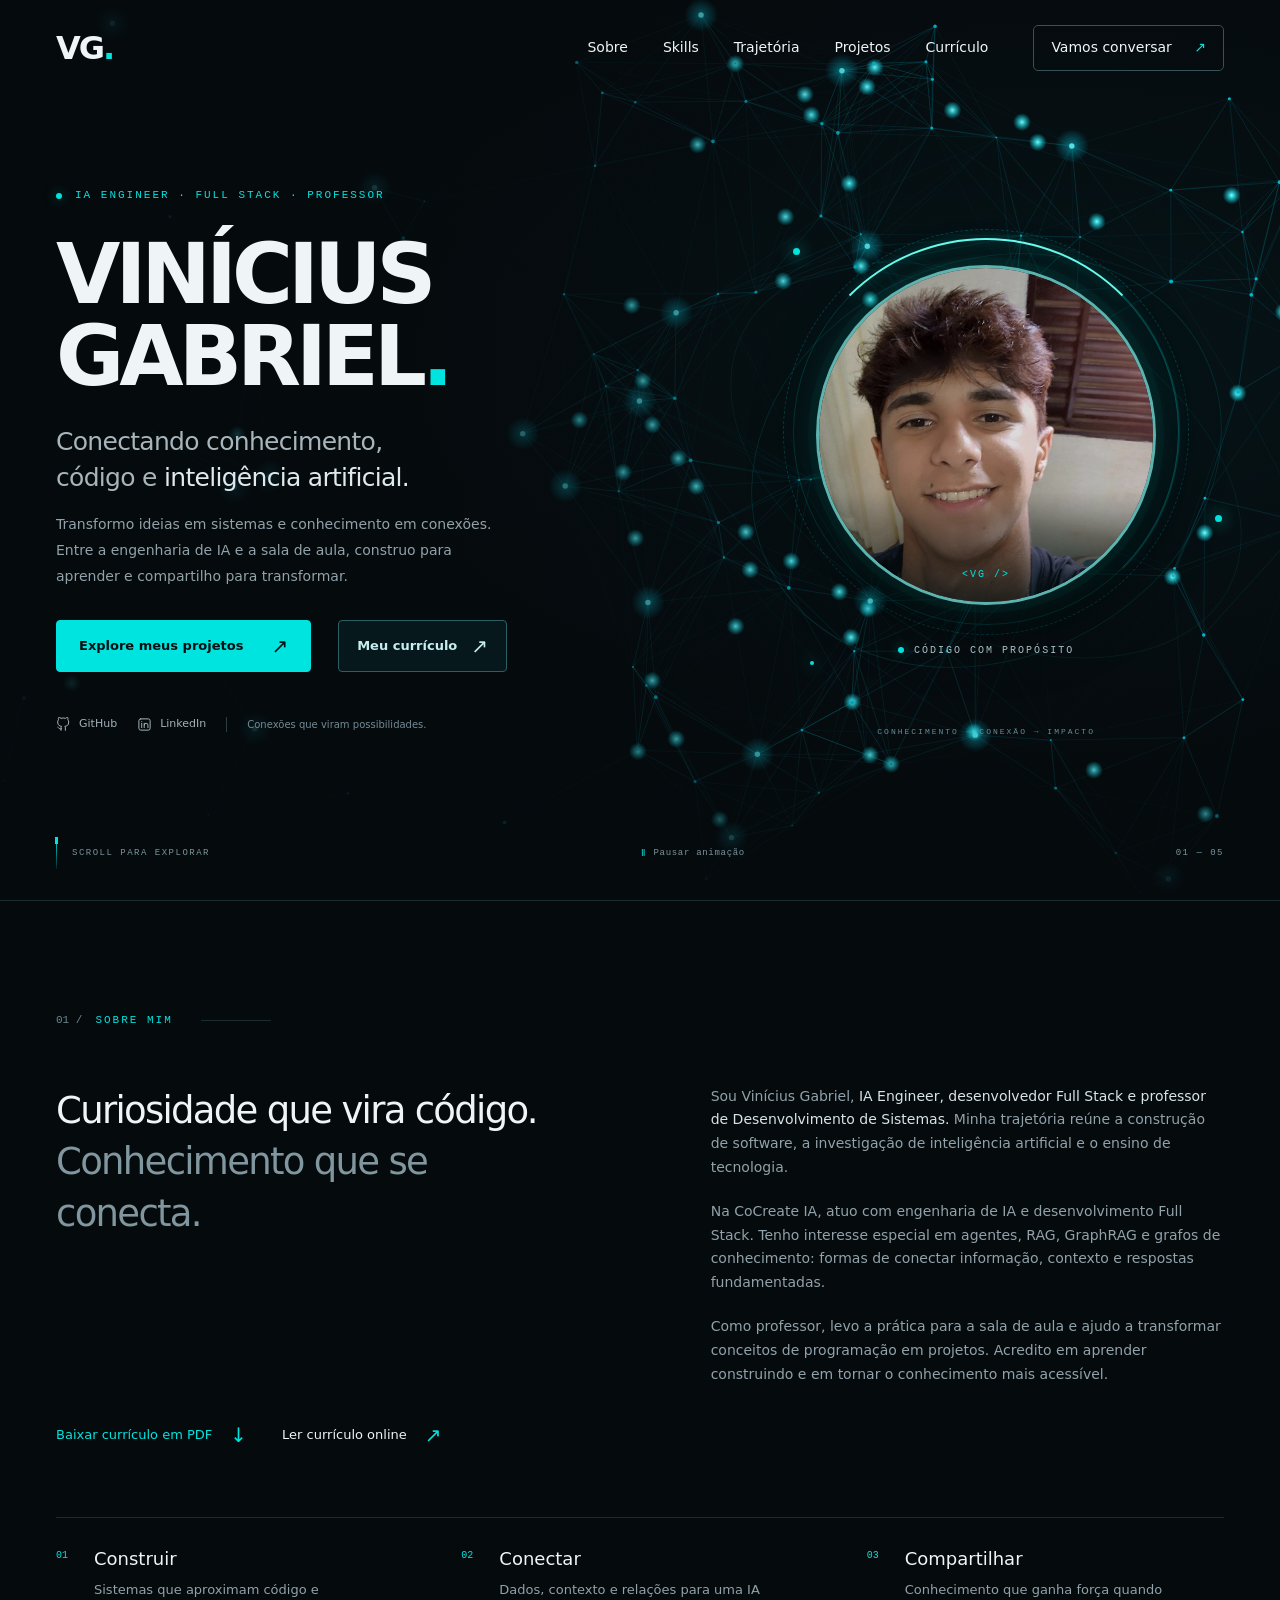
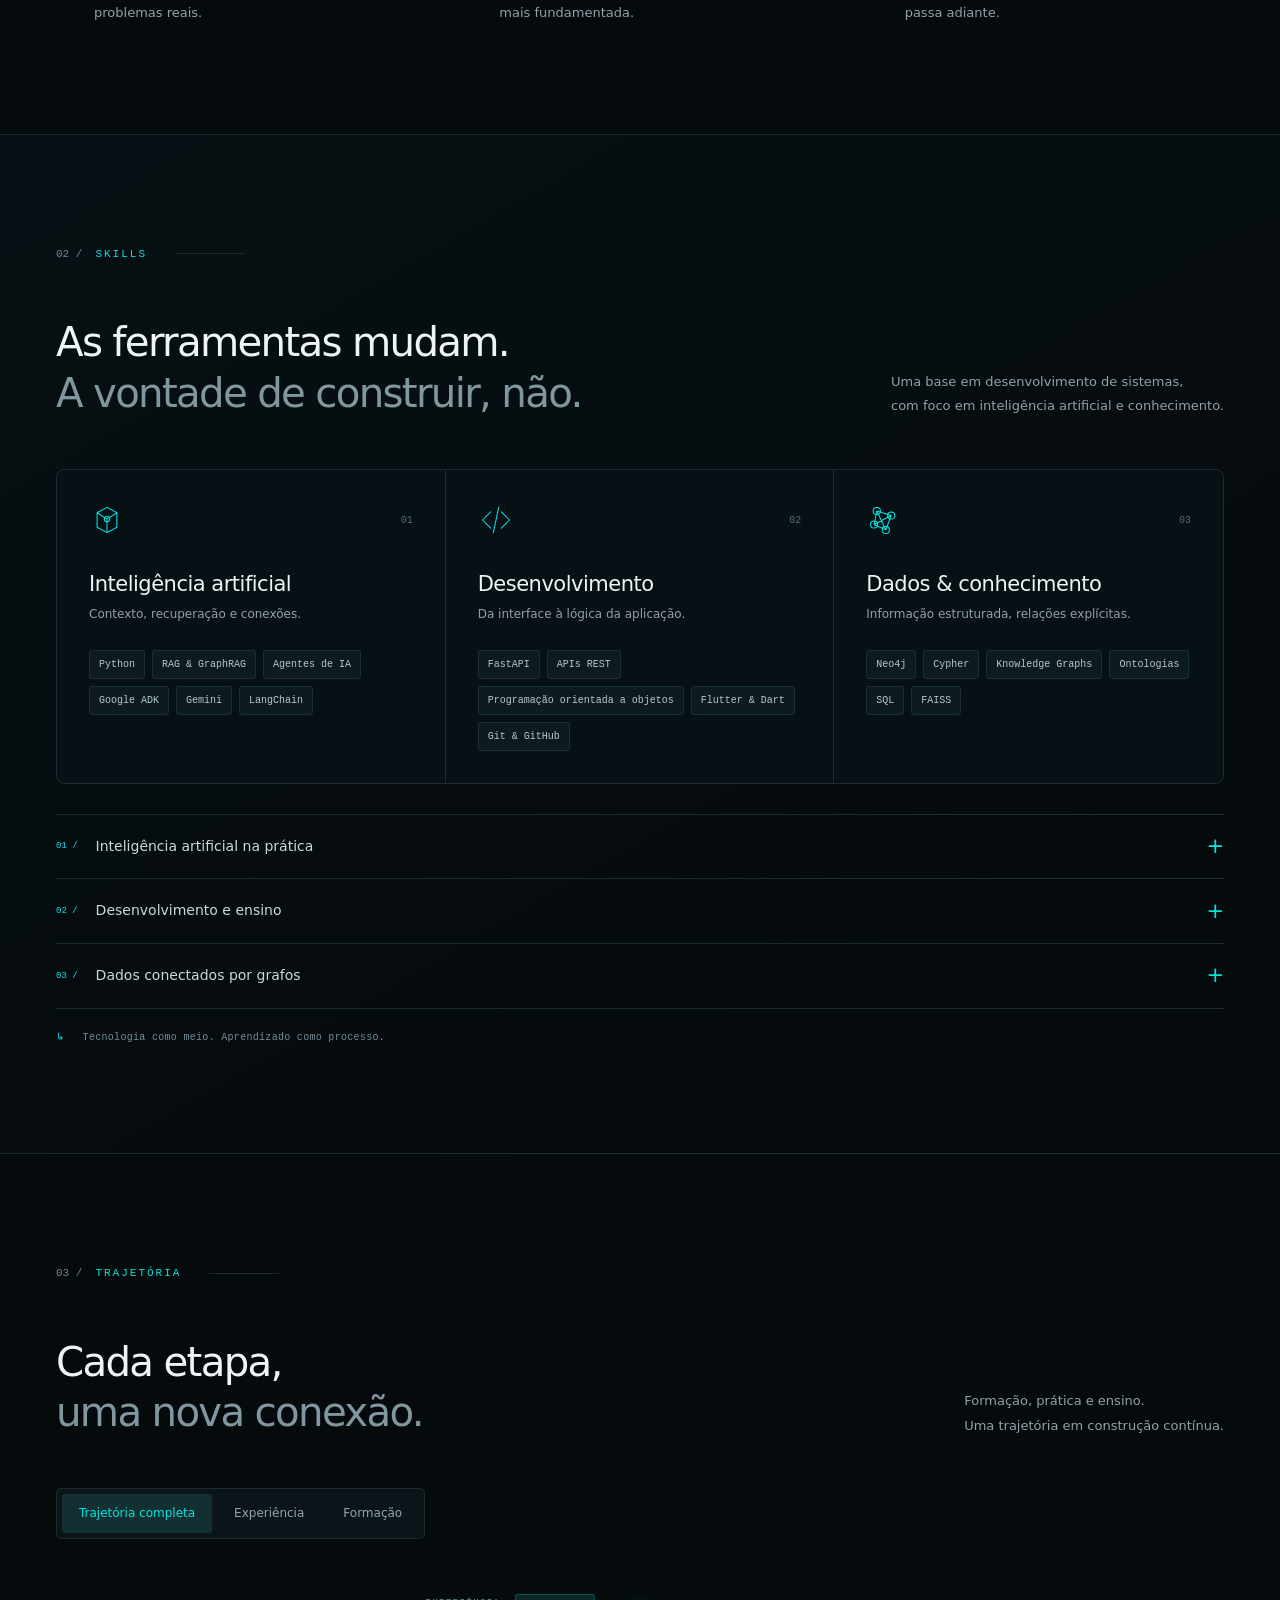
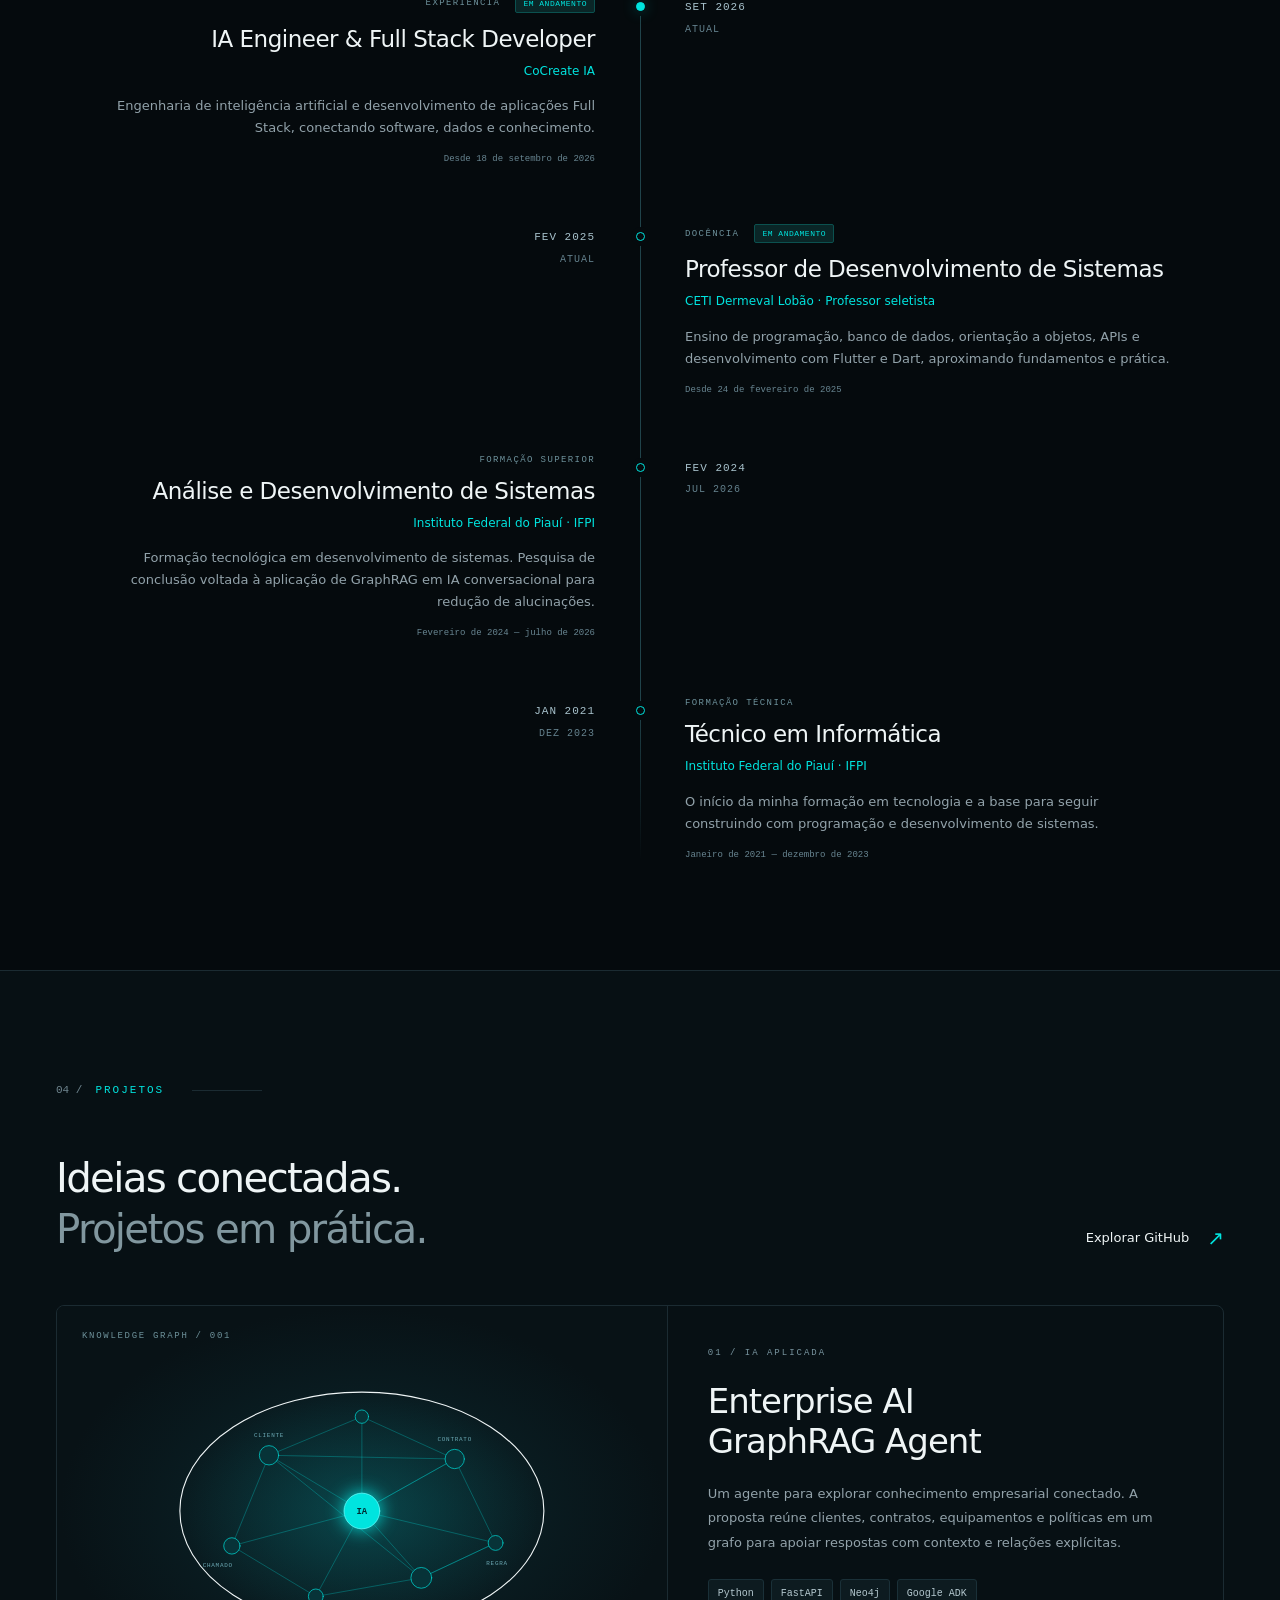
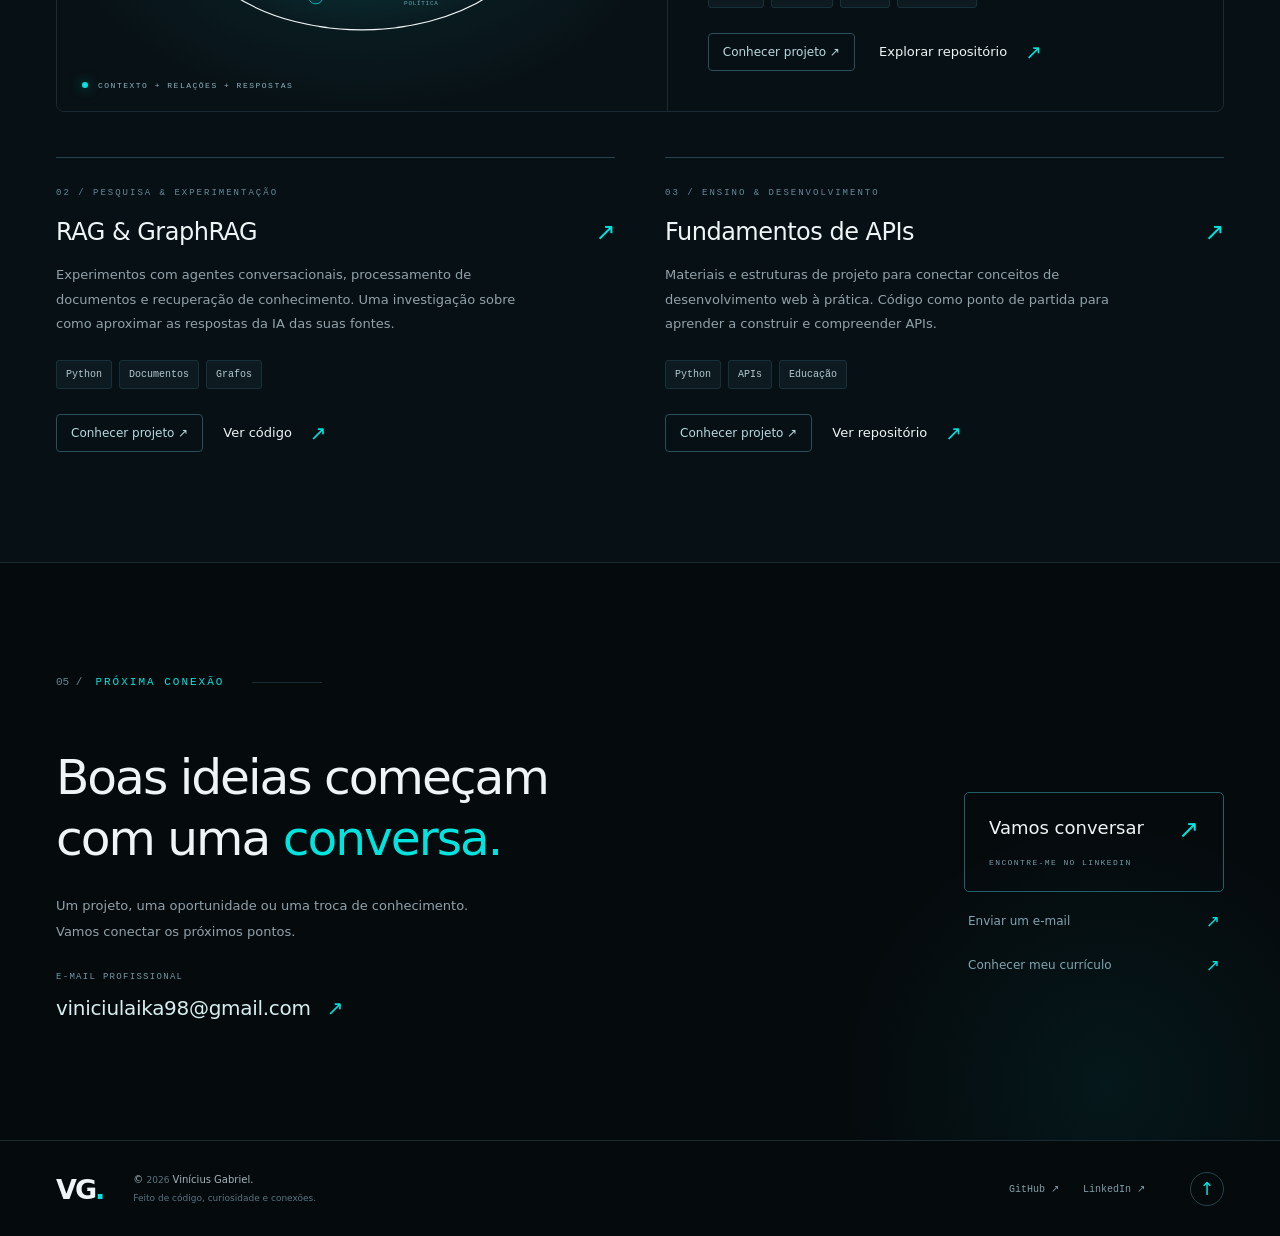
<file: index.html>
<!doctype html>
<html lang="pt-BR">
<head>
  <meta charset="utf-8">
  <meta name="viewport" content="width=device-width, initial-scale=1">
  <meta name="theme-color" content="#050a0d">
  <meta name="description" content="Vinícius Gabriel — IA Engineer, desenvolvedor Full Stack e professor. Inteligência artificial, grafos de conhecimento e software que conecta ideias à prática.">
  <meta property="og:title" content="Vinícius Gabriel | IA, código e conhecimento">
  <meta property="og:description" content="Engenharia de IA, desenvolvimento Full Stack e educação. Conheça minha trajetória e meus projetos.">
  <meta property="og:type" content="website">
  <meta property="og:url" content="https://vnzin-rb.github.io/">
  <meta property="og:image" content="https://vnzin-rb.github.io/assets/vinicius-gabriel.png">
  <link rel="canonical" href="https://vnzin-rb.github.io/">
  <title>Vinícius Gabriel — IA Engineer & Full Stack</title>
  <link rel="icon" href="assets/favicon.svg" type="image/svg+xml">
  <link rel="stylesheet" href="styles.css">
  <link rel="stylesheet" href="enhancements.css">
  <script src="script.js" defer></script>
</head>
<body>
  <a class="skip-link" href="#conteudo">Pular para o conteúdo</a>
  <header class="header">
    <div class="container header-inner">
      <a class="logo" href="#home" aria-label="Vinícius Gabriel, início">VG<span>.</span></a>
      <button class="menu-toggle" type="button" aria-label="Abrir menu" aria-expanded="false" aria-controls="navigation"><span></span><span></span></button>
      <nav id="navigation" aria-label="Menu principal">
        <a href="#sobre">Sobre</a><a href="#skills">Skills</a><a href="#trajetoria">Trajetória</a><a href="#projetos">Projetos</a><a href="curriculo.html">Currículo</a><a class="nav-contact" href="#contato">Vamos conversar <span aria-hidden="true">↗</span></a>
      </nav>
    </div>
  </header>
  <main id="conteudo">
    <section class="hero" id="home" aria-labelledby="hero-title">
      <canvas id="neural-network" aria-hidden="true"></canvas>
      <div class="hero-shade"></div>
      <div class="container hero-main">
        <div class="hero-copy">
          <p class="eyebrow"><span class="status-dot"></span> IA ENGINEER · FULL STACK · PROFESSOR</p>
          <h1 id="hero-title">VINÍCIUS<br><span>GABRIEL</span><span class="name-dot">.</span></h1>
          <p class="hero-tagline">Conectando conhecimento,<br>código e <strong>inteligência artificial.</strong></p>
          <p class="hero-description">Transformo ideias em sistemas e conhecimento em conexões. Entre a engenharia de IA e a sala de aula, construo para aprender e compartilho para transformar.</p>
          <div class="hero-actions"><a class="button button-primary" href="#projetos">Explore meus projetos <span aria-hidden="true">↗</span></a><a class="button button-cv" href="curriculo.html">Meu currículo <span aria-hidden="true">↗</span></a></div>
          <div class="hero-social"><a href="https://github.com/vnzin-rb" target="_blank" rel="noopener noreferrer"><svg viewBox="0 0 24 24" aria-hidden="true"><path d="M9 19c-4.3 1.3-4.3-2.2-6-2.7m12 5v-3.8a3.3 3.3 0 0 0-.9-2.6c3-.3 6.2-1.5 6.2-6.8a5.3 5.3 0 0 0-1.4-3.7 5 5 0 0 0-.1-3.7s-1.2-.4-3.8 1.4a13 13 0 0 0-7 0C5.4.3 4.2.7 4.2.7a5 5 0 0 0-.1 3.7 5.3 5.3 0 0 0-1.4 3.7c0 5.3 3.2 6.5 6.2 6.8A3.3 3.3 0 0 0 8 17.5v3.8"/></svg>GitHub</a><a href="https://www.linkedin.com/in/gabrielvinicius8/" target="_blank" rel="noopener noreferrer"><svg viewBox="0 0 24 24" aria-hidden="true"><rect x="3" y="3" width="18" height="18" rx="3"/><path d="M7.5 10v7m0-10v.1M11.5 17v-7m0 3a3 3 0 0 1 6 0v4"/></svg>LinkedIn</a><span class="social-divider"></span><span>Conexões que viram possibilidades.</span></div>
        </div>
        <div class="hero-visual">
          <div class="orbit orbit-one"></div><div class="orbit orbit-two"></div>
          <div class="portrait-ring" aria-hidden="true"></div>
          <span class="floating-node node-one"></span><span class="floating-node node-two"></span><span class="floating-node node-three"></span>
          <div class="portrait-frame"><img src="assets/vinicius-gabriel.png" alt="Vinícius Gabriel" width="899" height="1599" fetchpriority="high"><div class="portrait-shade"></div><span class="portrait-mark">&lt;VG /&gt;</span></div>
          <div class="portrait-caption"><span class="status-dot"></span> CÓDIGO COM PROPÓSITO</div>
          <span class="visual-coordinate">CONHECIMENTO → CONEXÃO → IMPACTO</span>
        </div>
      </div>
      <div class="container hero-bottom"><a href="#sobre" class="scroll-cue"><span class="scroll-line"></span>SCROLL PARA EXPLORAR</a><button id="motion-toggle" type="button" aria-pressed="false"><span aria-hidden="true">Ⅱ</span> Pausar animação</button><span class="hero-index">01 — 05</span></div>
    </section>

    <section class="section about" id="sobre" aria-labelledby="about-title">
      <div class="container">
        <div class="section-heading"><p class="eyebrow"><span>01 /</span> SOBRE MIM</p><span class="section-line"></span></div>
        <div class="about-grid"><h2 id="about-title">Curiosidade que vira código.<br><span>Conhecimento que se conecta.</span></h2><div class="about-copy"><p>Sou Vinícius Gabriel, <strong>IA Engineer, desenvolvedor Full Stack e professor de Desenvolvimento de Sistemas.</strong> Minha trajetória reúne a construção de software, a investigação de inteligência artificial e o ensino de tecnologia.</p><p>Na CoCreate IA, atuo com engenharia de IA e desenvolvimento Full Stack. Tenho interesse especial em agentes, RAG, GraphRAG e grafos de conhecimento: formas de conectar informação, contexto e respostas fundamentadas.</p><p>Como professor, levo a prática para a sala de aula e ajudo a transformar conceitos de programação em projetos. Acredito em aprender construindo e em tornar o conhecimento mais acessível.</p></div></div>
        <div class="about-cv"><a class="text-link" href="assets/cv-vinicius-gabriel.pdf" download="CV-Vinicius-Gabriel.pdf">Baixar currículo em PDF <span aria-hidden="true">↓</span></a><a class="text-link" href="curriculo.html">Ler currículo online <span aria-hidden="true">↗</span></a></div>
        <div class="about-pillars"><div><span class="pillar-number">01</span><h3>Construir</h3><p>Sistemas que aproximam código e problemas reais.</p></div><div><span class="pillar-number">02</span><h3>Conectar</h3><p>Dados, contexto e relações para uma IA mais fundamentada.</p></div><div><span class="pillar-number">03</span><h3>Compartilhar</h3><p>Conhecimento que ganha força quando passa adiante.</p></div></div>
      </div>
    </section>

    <section class="section skills" id="skills" aria-labelledby="skills-title"><div class="container">
      <div class="section-heading"><p class="eyebrow"><span>02 /</span> SKILLS</p><span class="section-line"></span></div>
      <div class="section-intro"><h2 id="skills-title">As ferramentas mudam.<br><span>A vontade de construir, não.</span></h2><p>Uma base em desenvolvimento de sistemas,<br>com foco em inteligência artificial e conhecimento.</p></div>
      <div class="skill-grid">
        <article class="skill-group"><div class="skill-top"><svg viewBox="0 0 40 40" aria-hidden="true"><path d="m9 12 11-6 11 6v16l-11 6-11-6zM9 12l11 7 11-7M20 19v15"/><circle cx="20" cy="19" r="3"/></svg><span>01</span></div><h3>Inteligência artificial</h3><p>Contexto, recuperação e conexões.</p><ul class="tags"><li>Python</li><li>RAG & GraphRAG</li><li>Agentes de IA</li><li>Google ADK</li><li>Gemini</li><li>LangChain</li></ul></article>
        <article class="skill-group"><div class="skill-top"><svg viewBox="0 0 40 40" aria-hidden="true"><path d="m14 11-9 9 9 9m12-18 9 9-9 9M23 6l-6 28"/></svg><span>02</span></div><h3>Desenvolvimento</h3><p>Da interface à lógica da aplicação.</p><ul class="tags"><li>FastAPI</li><li>APIs REST</li><li>Programação orientada a objetos</li><li>Flutter & Dart</li><li>Git & GitHub</li></ul></article>
        <article class="skill-group"><div class="skill-top"><svg viewBox="0 0 40 40" aria-hidden="true"><path d="m12 10 16 5-6 16-13-6zM12 10l10 21M9 25l19-10"/><circle cx="12" cy="10" r="4"/><circle cx="28" cy="15" r="4"/><circle cx="22" cy="31" r="4"/><circle cx="9" cy="25" r="4"/></svg><span>03</span></div><h3>Dados & conhecimento</h3><p>Informação estruturada, relações explícitas.</p><ul class="tags"><li>Neo4j</li><li>Cypher</li><li>Knowledge Graphs</li><li>Ontologias</li><li>SQL</li><li>FAISS</li></ul></article>
      </div>
      <div class="skill-applications">
        <details><summary><span>01 /</span> Inteligência artificial na prática <span class="details-sign" aria-hidden="true">+</span></summary><div><p>Experimentos com agentes conversacionais, processamento de documentos e recuperação de informação. No TCC, comparei RAG e GraphRAG considerando aderência às fontes, rastreabilidade e respostas não fundamentadas.</p><a class="text-link" href="#projetos">Conhecer os projetos <span aria-hidden="true">↗</span></a></div></details>
        <details><summary><span>02 /</span> Desenvolvimento e ensino <span class="details-sign" aria-hidden="true">+</span></summary><div><p>Desenvolvimento de aplicações e APIs com Python e FastAPI, além do ensino de programação, orientação a objetos, banco de dados e Flutter/Dart no CETI Dermeval Lobão.</p><a class="text-link" href="#trajetoria">Ver minha experiência <span aria-hidden="true">↗</span></a></div></details>
        <details><summary><span>03 /</span> Dados conectados por grafos <span class="details-sign" aria-hidden="true">+</span></summary><div><p>Uso de Neo4j, Cypher e ontologias em projetos de recuperação de conhecimento. No Enterprise AI GraphRAG Agent, o domínio conecta clientes, contratos, equipamentos, políticas e regras para consultas com múltiplas relações.</p><button type="button" class="text-link" data-project="enterprise">Explorar a aplicação <span aria-hidden="true">↗</span></button></div></details>
      </div>
      <p class="skills-note"><span aria-hidden="true">↳</span> Tecnologia como meio. Aprendizado como processo.</p>
    </div></section>

    <section class="section trajectory" id="trajetoria" aria-labelledby="trajectory-title"><div class="container">
      <div class="section-heading"><p class="eyebrow"><span>03 /</span> TRAJETÓRIA</p><span class="section-line"></span></div>
      <div class="section-intro"><h2 id="trajectory-title">Cada etapa,<br><span>uma nova conexão.</span></h2><p>Formação, prática e ensino.<br>Uma trajetória em construção contínua.</p></div>
      <div class="timeline-filters" role="group" aria-label="Filtrar trajetória"><button type="button" class="active" data-timeline-filter="all" aria-pressed="true">Trajetória completa</button><button type="button" data-timeline-filter="experience" aria-pressed="false">Experiência</button><button type="button" data-timeline-filter="education" aria-pressed="false">Formação</button></div>
      <div class="timeline">
        <article class="timeline-item" data-kind="experience"><div class="timeline-date"><time datetime="2026-09-18">SET 2026</time><span>ATUAL</span></div><span class="timeline-dot"></span><div class="timeline-content"><span class="timeline-type">EXPERIÊNCIA <span class="current-badge">EM ANDAMENTO</span></span><h3>IA Engineer & Full Stack Developer</h3><p class="timeline-organization">CoCreate IA</p><p>Engenharia de inteligência artificial e desenvolvimento de aplicações Full Stack, conectando software, dados e conhecimento.</p><span class="timeline-exact">Desde 18 de setembro de 2026</span></div></article>
        <article class="timeline-item" data-kind="experience"><div class="timeline-date"><time datetime="2025-02-24">FEV 2025</time><span>ATUAL</span></div><span class="timeline-dot"></span><div class="timeline-content"><span class="timeline-type">DOCÊNCIA <span class="current-badge">EM ANDAMENTO</span></span><h3>Professor de Desenvolvimento de Sistemas</h3><p class="timeline-organization">CETI Dermeval Lobão · Professor seletista</p><p>Ensino de programação, banco de dados, orientação a objetos, APIs e desenvolvimento com Flutter e Dart, aproximando fundamentos e prática.</p><span class="timeline-exact">Desde 24 de fevereiro de 2025</span></div></article>
        <article class="timeline-item" data-kind="education"><div class="timeline-date"><time datetime="2024-02">FEV 2024</time><span>JUL 2026</span></div><span class="timeline-dot"></span><div class="timeline-content"><span class="timeline-type">FORMAÇÃO SUPERIOR</span><h3>Análise e Desenvolvimento de Sistemas</h3><p class="timeline-organization">Instituto Federal do Piauí · IFPI</p><p>Formação tecnológica em desenvolvimento de sistemas. Pesquisa de conclusão voltada à aplicação de GraphRAG em IA conversacional para redução de alucinações.</p><span class="timeline-exact">Fevereiro de 2024 — julho de 2026</span></div></article>
        <article class="timeline-item" data-kind="education"><div class="timeline-date"><time datetime="2021-01">JAN 2021</time><span>DEZ 2023</span></div><span class="timeline-dot"></span><div class="timeline-content"><span class="timeline-type">FORMAÇÃO TÉCNICA</span><h3>Técnico em Informática</h3><p class="timeline-organization">Instituto Federal do Piauí · IFPI</p><p>O início da minha formação em tecnologia e a base para seguir construindo com programação e desenvolvimento de sistemas.</p><span class="timeline-exact">Janeiro de 2021 — dezembro de 2023</span></div></article>
      </div><p class="filter-status sr-only" aria-live="polite"></p>
    </div></section>

    <section class="section projects" id="projetos" aria-labelledby="projects-title"><div class="container">
      <div class="section-heading"><p class="eyebrow"><span>04 /</span> PROJETOS</p><span class="section-line"></span></div>
      <div class="section-intro"><h2 id="projects-title">Ideias conectadas.<br><span>Projetos em prática.</span></h2><a class="text-link" href="https://github.com/vnzin-rb?tab=repositories" target="_blank" rel="noopener noreferrer">Explorar GitHub <span aria-hidden="true">↗</span></a></div>
      <article class="project-feature"><div class="project-art" aria-hidden="true"><span class="art-label">KNOWLEDGE GRAPH / 001</span><svg viewBox="0 0 540 350"><defs><radialGradient id="graph-glow"><stop stop-color="#00e6e6" stop-opacity=".16"/><stop offset="1" stop-color="#00e6e6" stop-opacity="0"/></radialGradient></defs><ellipse cx="270" cy="175" rx="245" ry="160" fill="url(#graph-glow)"/><g class="art-edges"><path d="M270 175 145 100 95 222 270 175 208 290 350 265 270 175 395 105 145 100 350 265 450 218 395 105 270 175 270 48 145 100M270 48 395 105M95 222 208 290M450 218 350 265M270 175 450 218"/></g><g class="art-node"><circle cx="270" cy="175" r="24"/><circle cx="145" cy="100" r="13"/><circle cx="95" cy="222" r="11"/><circle cx="208" cy="290" r="10"/><circle cx="350" cy="265" r="14"/><circle cx="395" cy="105" r="13"/><circle cx="450" cy="218" r="10"/><circle cx="270" cy="48" r="9"/></g><g class="art-labels"><text x="270" y="179">IA</text><text x="145" y="76">CLIENTE</text><text x="395" y="81">CONTRATO</text><text x="350" y="301">POLÍTICA</text><text x="76" y="250">CHAMADO</text><text x="452" y="248">REGRA</text></g></svg><span class="art-bottom"><span class="status-dot"></span> CONTEXTO + RELAÇÕES + RESPOSTAS</span></div><div class="project-info"><span class="eyebrow">01 / IA APLICADA</span><h3>Enterprise AI<br>GraphRAG Agent</h3><p>Um agente para explorar conhecimento empresarial conectado. A proposta reúne clientes, contratos, equipamentos e políticas em um grafo para apoiar respostas com contexto e relações explícitas.</p><ul class="tags"><li>Python</li><li>FastAPI</li><li>Neo4j</li><li>Google ADK</li></ul><div class="project-links"><button class="project-detail-button" type="button" data-project="enterprise">Conhecer projeto ↗</button><a class="text-link" href="https://github.com/vnzin-rb/enterprise-ai-graphrag-agent" target="_blank" rel="noopener noreferrer">Explorar repositório <span aria-hidden="true">↗</span></a></div></div></article>
      <div class="project-secondary"><article><span class="eyebrow">02 / PESQUISA & EXPERIMENTAÇÃO</span><h3>RAG & GraphRAG <span aria-hidden="true">↗</span></h3><p>Experimentos com agentes conversacionais, processamento de documentos e recuperação de conhecimento. Uma investigação sobre como aproximar as respostas da IA das suas fontes.</p><ul class="tags"><li>Python</li><li>Documentos</li><li>Grafos</li></ul><div class="project-links"><button class="project-detail-button" type="button" data-project="rag">Conhecer projeto ↗</button><a class="text-link" href="https://github.com/vnzin-rb/Agentes" target="_blank" rel="noopener noreferrer">Ver código <span aria-hidden="true">↗</span></a></div></article><article><span class="eyebrow">03 / ENSINO & DESENVOLVIMENTO</span><h3>Fundamentos de APIs <span aria-hidden="true">↗</span></h3><p>Materiais e estruturas de projeto para conectar conceitos de desenvolvimento web à prática. Código como ponto de partida para aprender a construir e compreender APIs.</p><ul class="tags"><li>Python</li><li>APIs</li><li>Educação</li></ul><div class="project-links"><button class="project-detail-button" type="button" data-project="apis">Conhecer projeto ↗</button><a class="text-link" href="https://github.com/vnzin-rb/Estrutura-basica-web-API" target="_blank" rel="noopener noreferrer">Ver repositório <span aria-hidden="true">↗</span></a></div></article></div>
    </div></section>

    <section class="section contact" id="contato" aria-labelledby="contact-title"><div class="contact-glow" aria-hidden="true"></div><div class="container"><div class="section-heading"><p class="eyebrow"><span>05 /</span> PRÓXIMA CONEXÃO</p><span class="section-line"></span></div><div class="contact-grid"><div><h2 id="contact-title">Boas ideias começam<br>com uma <span>conversa.</span></h2><p>Um projeto, uma oportunidade ou uma troca de conhecimento.<br>Vamos conectar os próximos pontos.</p><div class="contact-email"><span>E-MAIL PROFISSIONAL</span><a href="mailto:viniciulaika98@gmail.com">viniciulaika98@gmail.com <span aria-hidden="true">↗</span></a></div></div><div class="contact-options"><a class="contact-button" href="https://www.linkedin.com/in/gabrielvinicius8/" target="_blank" rel="noopener noreferrer"><span>Vamos conversar</span><span aria-hidden="true">↗</span><small>ENCONTRE-ME NO LINKEDIN</small></a><a class="contact-secondary" href="mailto:viniciulaika98@gmail.com">Enviar um e-mail <span aria-hidden="true">↗</span></a><a class="contact-secondary" href="curriculo.html">Conhecer meu currículo <span aria-hidden="true">↗</span></a></div></div></div></section>
  </main>
  <dialog id="project-dialog" class="project-dialog" aria-labelledby="dialog-project-title">
    <div class="dialog-top"><span class="eyebrow" id="dialog-project-category"></span><button type="button" class="dialog-close" aria-label="Fechar detalhes do projeto">×</button></div>
    <h2 id="dialog-project-title"></h2><p class="dialog-summary" id="dialog-project-summary"></p>
    <div class="dialog-section"><h3>O desafio</h3><p id="dialog-project-challenge"></p></div>
    <div class="dialog-section"><h3>A abordagem</h3><p id="dialog-project-approach"></p></div>
    <div class="dialog-section"><h3>Tecnologias</h3><ul class="tags" id="dialog-project-technologies"></ul></div>
    <a class="button button-primary" id="dialog-project-link" target="_blank" rel="noopener noreferrer">Explorar o código <span aria-hidden="true">↗</span></a>
  </dialog>
  <a class="floating-top" href="#home" aria-label="Voltar ao início da página" hidden>↑</a>
  <footer class="footer"><div class="container footer-inner"><a class="logo" href="#home" aria-label="Voltar ao início">VG<span>.</span></a><p>© <span id="year">2026</span> Vinícius Gabriel.<br><span>Feito de código, curiosidade e conexões.</span></p><div><a href="https://github.com/vnzin-rb" target="_blank" rel="noopener noreferrer">GitHub ↗</a><a href="https://www.linkedin.com/in/gabrielvinicius8/" target="_blank" rel="noopener noreferrer">LinkedIn ↗</a></div><a class="back-top" href="#home" aria-label="Voltar ao início">↑</a></div></footer>
</body>
</html>
</file>
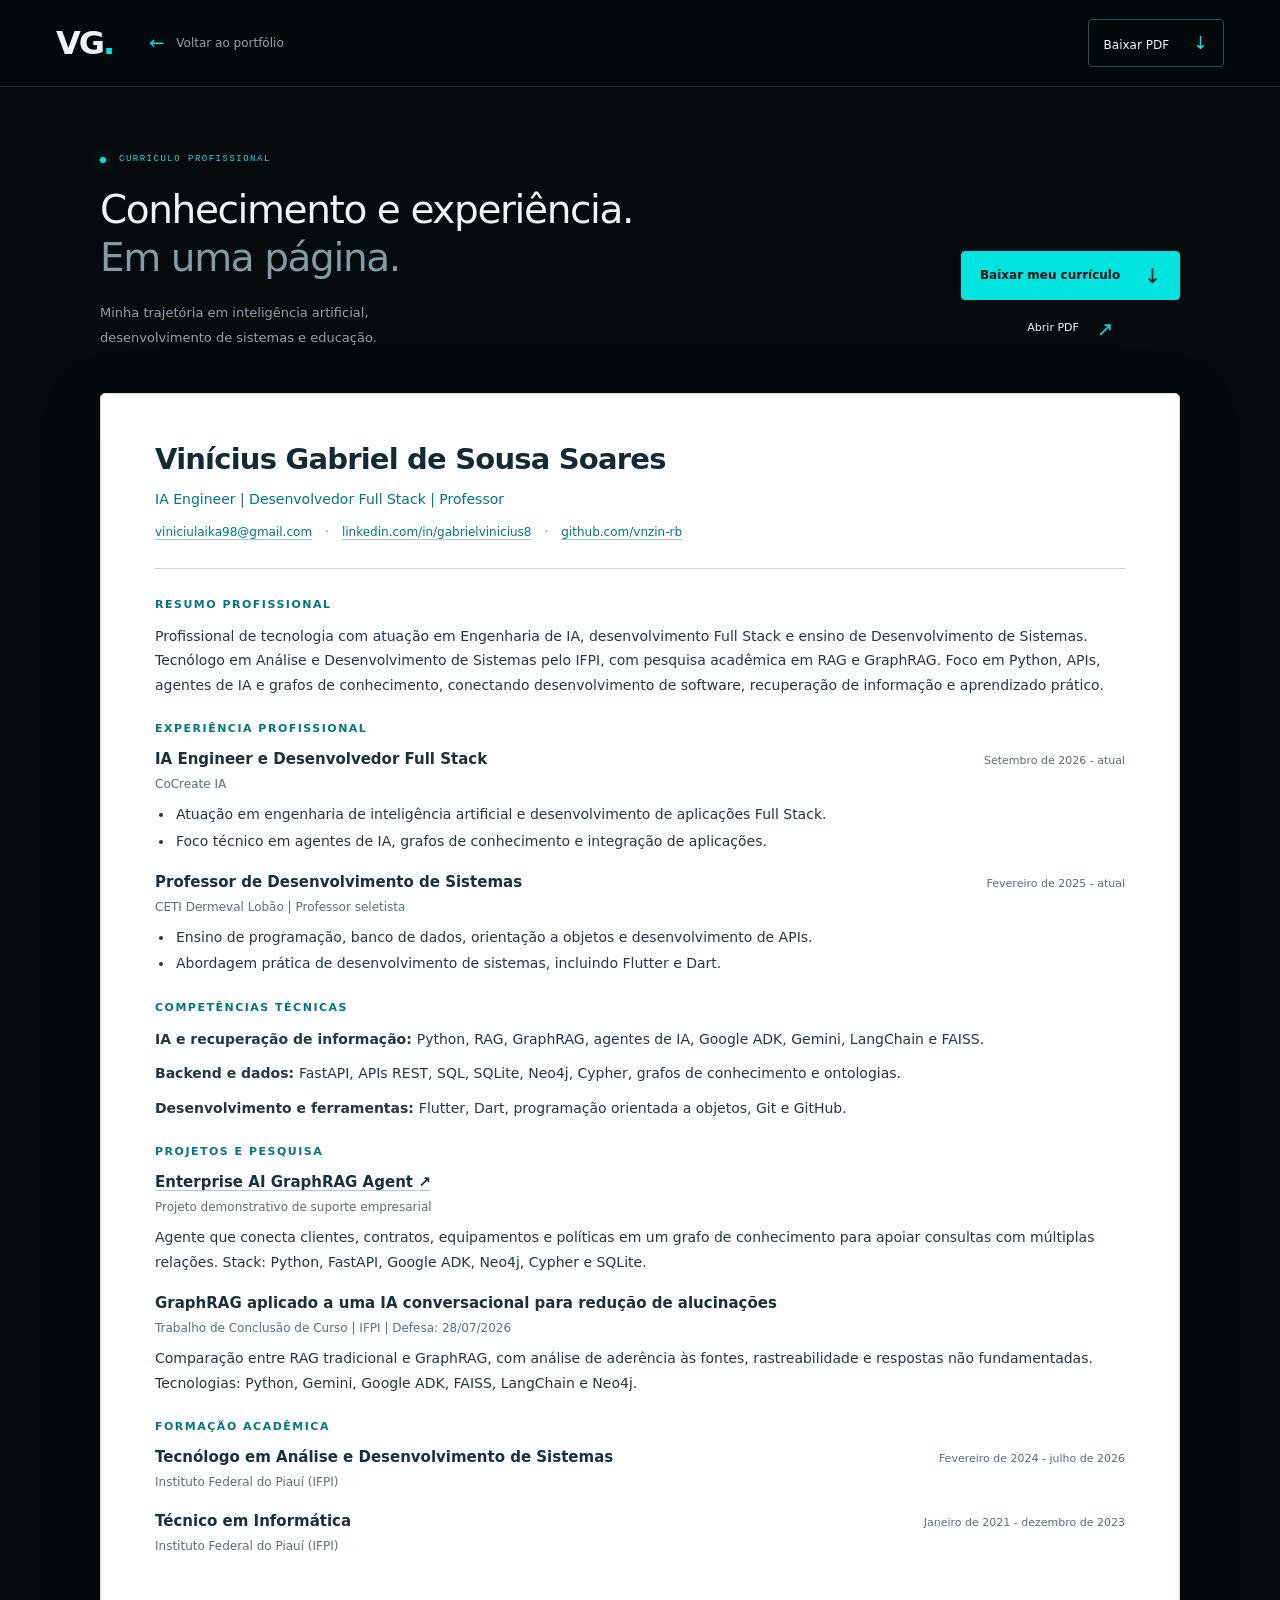
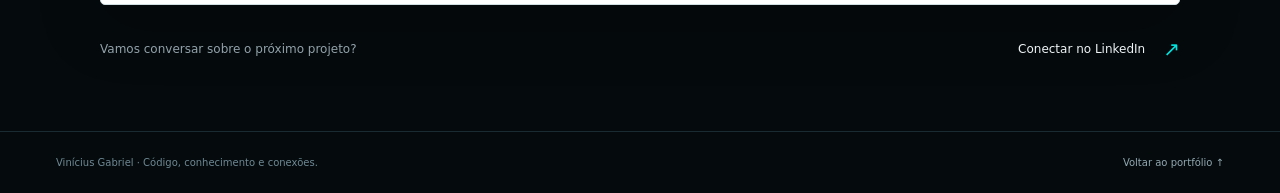
<file: curriculo.html>
<!doctype html>
<html lang="pt-BR">
<head><meta charset="utf-8"><meta name="viewport" content="width=device-width, initial-scale=1"><meta name="theme-color" content="#050a0d"><title>Currículo | Vinícius Gabriel</title><meta name="description" content="Currículo de Vinícius Gabriel: Engenharia de IA, desenvolvimento Full Stack, docência, formação e projetos. Disponível para leitura e download em PDF."><link rel="icon" href="assets/favicon.svg" type="image/svg+xml"><link rel="stylesheet" href="styles.css"><link rel="stylesheet" href="curriculo.css"></head>
<body class="cv-page">
<a class="skip-link" href="#curriculo">Pular para o currículo</a>
<header class="cv-header"><div class="container"><a class="logo" href="index.html#home" aria-label="Vinícius Gabriel, voltar ao portfólio">VG<span>.</span></a><a class="cv-back" href="index.html#home"><span aria-hidden="true">←</span> Voltar ao portfólio</a><a class="cv-header-download" href="assets/cv-vinicius-gabriel.pdf" download="CV-Vinicius-Gabriel.pdf">Baixar PDF <span aria-hidden="true">↓</span></a></div></header>
<main class="container cv-main"><div class="cv-intro"><div><p class="eyebrow"><span class="status-dot"></span> CURRÍCULO PROFISSIONAL</p><h1>Conhecimento e experiência.<br><span>Em uma página.</span></h1><p>Minha trajetória em inteligência artificial,<br>desenvolvimento de sistemas e educação.</p></div><div class="cv-actions"><a class="button button-primary" href="assets/cv-vinicius-gabriel.pdf" download="CV-Vinicius-Gabriel.pdf">Baixar meu currículo <span aria-hidden="true">↓</span></a><a class="text-link" href="assets/cv-vinicius-gabriel.pdf" target="_blank" rel="noopener">Abrir PDF <span aria-hidden="true">↗</span></a></div></div>
<article class="resume-paper" id="curriculo" aria-labelledby="resume-name"><header class="resume-header"><h2 id="resume-name">Vinícius Gabriel de Sousa Soares</h2><p class="resume-headline">IA Engineer | Desenvolvedor Full Stack | Professor</p><div class="resume-links"><a href="mailto:viniciulaika98@gmail.com">viniciulaika98@gmail.com</a><span aria-hidden="true">·</span><a href="https://www.linkedin.com/in/gabrielvinicius8/" target="_blank" rel="noopener noreferrer">linkedin.com/in/gabrielvinicius8</a><span aria-hidden="true">·</span><a href="https://github.com/vnzin-rb" target="_blank" rel="noopener noreferrer">github.com/vnzin-rb</a></div></header><section class="resume-section"><h2>Resumo profissional</h2><p>Profissional de tecnologia com atuação em Engenharia de IA, desenvolvimento Full Stack e ensino de Desenvolvimento de Sistemas. Tecnólogo em Análise e Desenvolvimento de Sistemas pelo IFPI, com pesquisa acadêmica em RAG e GraphRAG. Foco em Python, APIs, agentes de IA e grafos de conhecimento, conectando desenvolvimento de software, recuperação de informação e aprendizado prático.</p></section><section class="resume-section"><h2>Experiência profissional</h2><article class="resume-entry"><div class="resume-entry-title"><h3>IA Engineer e Desenvolvedor Full Stack</h3><span>Setembro de 2026 - atual</span></div><p class="resume-meta">CoCreate IA</p><ul><li>Atuação em engenharia de inteligência artificial e desenvolvimento de aplicações Full Stack.</li><li>Foco técnico em agentes de IA, grafos de conhecimento e integração de aplicações.</li></ul></article><article class="resume-entry"><div class="resume-entry-title"><h3>Professor de Desenvolvimento de Sistemas</h3><span>Fevereiro de 2025 - atual</span></div><p class="resume-meta">CETI Dermeval Lobão | Professor seletista</p><ul><li>Ensino de programação, banco de dados, orientação a objetos e desenvolvimento de APIs.</li><li>Abordagem prática de desenvolvimento de sistemas, incluindo Flutter e Dart.</li></ul></article></section><section class="resume-section"><h2>Competências técnicas</h2><dl class="resume-skills"><div><dt>IA e recuperação de informação</dt><dd>Python, RAG, GraphRAG, agentes de IA, Google ADK, Gemini, LangChain e FAISS.</dd></div><div><dt>Backend e dados</dt><dd>FastAPI, APIs REST, SQL, SQLite, Neo4j, Cypher, grafos de conhecimento e ontologias.</dd></div><div><dt>Desenvolvimento e ferramentas</dt><dd>Flutter, Dart, programação orientada a objetos, Git e GitHub.</dd></div></dl></section><section class="resume-section"><h2>Projetos e pesquisa</h2><article class="resume-entry"><h3><a href="https://github.com/vnzin-rb/enterprise-ai-graphrag-agent" target="_blank" rel="noopener noreferrer">Enterprise AI GraphRAG Agent <span aria-hidden="true">↗</span></a></h3><p class="resume-meta">Projeto demonstrativo de suporte empresarial</p><p>Agente que conecta clientes, contratos, equipamentos e políticas em um grafo de conhecimento para apoiar consultas com múltiplas relações. Stack: Python, FastAPI, Google ADK, Neo4j, Cypher e SQLite.</p></article><article class="resume-entry"><h3>GraphRAG aplicado a uma IA conversacional para redução de alucinações</h3><p class="resume-meta">Trabalho de Conclusão de Curso | IFPI | Defesa: 28/07/2026</p><p>Comparação entre RAG tradicional e GraphRAG, com análise de aderência às fontes, rastreabilidade e respostas não fundamentadas. Tecnologias: Python, Gemini, Google ADK, FAISS, LangChain e Neo4j.</p></article></section><section class="resume-section"><h2>Formação acadêmica</h2><article class="resume-entry"><div class="resume-entry-title"><h3>Tecnólogo em Análise e Desenvolvimento de Sistemas</h3><span>Fevereiro de 2024 - julho de 2026</span></div><p class="resume-meta">Instituto Federal do Piauí (IFPI)</p></article><article class="resume-entry"><div class="resume-entry-title"><h3>Técnico em Informática</h3><span>Janeiro de 2021 - dezembro de 2023</span></div><p class="resume-meta">Instituto Federal do Piauí (IFPI)</p></article></section></article><div class="cv-bottom"><p>Vamos conversar sobre o próximo projeto?</p><a class="text-link" href="https://www.linkedin.com/in/gabrielvinicius8/" target="_blank" rel="noopener noreferrer">Conectar no LinkedIn <span aria-hidden="true">↗</span></a></div></main><footer class="cv-footer"><div class="container"><span>Vinícius Gabriel · Código, conhecimento e conexões.</span><a href="index.html#home">Voltar ao portfólio ↑</a></div></footer></body></html>
</file>
<file: styles.css>
:root{color-scheme:dark;--bg:#050a0d;--panel:#091216;--text:#eff5f6;--muted:#92a2aa;--cyan:#00e4df;--line:#1b2b32;--display:'Segoe UI',system-ui,sans-serif;--body:'Segoe UI',system-ui,sans-serif;--mono:'Cascadia Code','Consolas',monospace}
*{box-sizing:border-box}html{scroll-behavior:smooth;scroll-padding-top:105px}body{margin:0;background:var(--bg);color:var(--text);font-family:var(--body);font-size:16px;line-height:1.7;-webkit-font-smoothing:antialiased}body.menu-open{overflow:hidden}a{color:inherit;text-decoration:none}button{font:inherit;color:inherit;cursor:pointer}button,a{-webkit-tap-highlight-color:transparent}button:focus-visible,a:focus-visible{outline:2px solid var(--cyan);outline-offset:6px}button{background:none}img{max-width:100%;display:block}svg{fill:none;stroke:currentColor;stroke-width:1.5;stroke-linejoin:round;stroke-linecap:round}::selection{background:var(--cyan);color:var(--bg)}.container{width:min(1200px,calc(100% - 112px));margin-inline:auto}.sr-only{position:absolute;width:1px;height:1px;padding:0;margin:-1px;overflow:hidden;clip:rect(0,0,0,0);white-space:nowrap;border:0}.skip-link{position:fixed;top:-100px;left:20px;background:var(--cyan);color:#001013;padding:10px 20px;z-index:100}.skip-link:focus{top:10px}.header{position:fixed;inset:0 0 auto;z-index:20;border-bottom:1px solid transparent;transition:background .25s,border-color .25s}.header.scrolled{background:rgb(5 10 13 / .93);backdrop-filter:blur(16px);border-color:var(--line)}.header-inner{height:96px;display:flex;align-items:center;justify-content:space-between}.logo{font-family:var(--display);font-size:32px;letter-spacing:-2px;line-height:1;font-weight:700}.logo span{color:var(--cyan)}nav{display:flex;align-items:center;gap:35px;font-size:14px}nav a{transition:color .2s;position:relative}nav a:hover,nav a.active{color:var(--cyan)}nav a.active:after{content:'';position:absolute;bottom:-8px;left:0;width:12px;height:2px;background:var(--cyan)}nav .nav-contact{border:1px solid #385058;padding:10px 17px;border-radius:5px;margin-left:10px}nav .nav-contact span{color:var(--cyan);margin-left:18px}.menu-toggle{display:none}.eyebrow{font:500 11px/1.7 var(--mono);letter-spacing:2px;color:var(--cyan);margin:0;display:flex;align-items:center;gap:13px}.eyebrow>span:first-child:not(.status-dot){color:#6f858f;letter-spacing:0}.status-dot{display:inline-block;flex-shrink:0;width:6px;height:6px;border-radius:50%;background:var(--cyan);box-shadow:0 0 12px #00e4df80}.hero{min-height:850px;height:min(100svh,1100px);position:relative;overflow:hidden;isolation:isolate;background:radial-gradient(ellipse at 80% 40%,#0730354d,transparent 54%)}#neural-network{position:absolute;inset:0;width:100%;height:100%;z-index:-3}.hero-shade{position:absolute;inset:0;background:linear-gradient(90deg,#050a0ded 0%,#050a0dcf 31%,#050a0d28 68%,#050a0d10),linear-gradient(0deg,var(--bg),transparent 20%);z-index:-2;pointer-events:none}.hero-main{height:calc(100% - 94px);min-height:740px;display:grid;grid-template-columns:1.35fr 1fr;align-items:center;padding-top:114px;gap:50px}.hero-copy{position:relative;z-index:2}.hero h1{font-family:var(--display);font-size:clamp(66px,6.5vw,100px);font-weight:600;line-height:.99;letter-spacing:-5px;margin:29px 0 25px}.hero h1>span:not(.name-dot){color:var(--text)}.hero h1 .name-dot{color:var(--cyan)}.hero-tagline{font-family:var(--display);font-size:25px;line-height:1.45;letter-spacing:-.7px;color:#a8b6bc;margin:0 0 16px}.hero-tagline strong{font-weight:400;color:#e0eaec}.hero-description{max-width:460px;font-size:14px;color:var(--muted);line-height:1.85;margin:0}.hero-actions{display:flex;gap:27px;align-items:center;margin-top:30px}.button{display:inline-flex;align-items:center;justify-content:center;gap:28px;font-size:13px;font-weight:600;border-radius:4px;padding:14px 22px;transition:transform .2s,box-shadow .2s,background .2s}.button-primary{background:var(--cyan);color:#031013;border:1px solid var(--cyan)}.button-primary:hover{box-shadow:0 0 30px #00e4df25;background:#57fff8;transform:translateY(-2px)}.button span{font-size:20px;font-weight:400;line-height:1}.text-link{font-size:13px;display:inline-flex;gap:18px;align-items:center;transition:color .2s}.text-link span{color:var(--cyan);font-size:20px}.text-link:hover{color:var(--cyan)}.hero-social{display:flex;align-items:center;gap:20px;margin-top:43px;color:#a2b2b9;font-size:11px}.hero-social a{display:flex;gap:8px;align-items:center}.hero-social a:hover{color:var(--cyan)}.hero-social svg{width:15px;height:15px;stroke-width:1.6}.social-divider{width:1px;height:15px;background:#2b3d45}.hero-social>span:last-child{font-size:10px;color:#748b95}.hero-visual{position:relative;display:flex;flex-direction:column;align-items:center;justify-content:center;min-height:520px;margin-top:0}.portrait-frame{position:relative;width:310px;height:390px;border-radius:155px 155px 12px 12px;border:1px solid #53fff855;box-shadow:0 0 70px #00e4df0b,0 20px 80px #0006;overflow:hidden;background:#101b20}.portrait-frame img{width:100%;height:100%;object-fit:cover;object-position:50% 37%;filter:saturate(.62) contrast(1.04)}.portrait-shade{position:absolute;inset:0;background:linear-gradient(0deg,#031013ec 0%,#03101300 35%);pointer-events:none}.portrait-mark{position:absolute;bottom:17px;left:25px;font:12px var(--mono);color:var(--cyan);letter-spacing:2px}.portrait-caption{margin-top:22px;font:10px var(--mono);letter-spacing:2px;display:flex;align-items:center;gap:10px;color:#acbfc6}.orbit{position:absolute;border:1px solid #00dcd821;border-radius:50%;pointer-events:none}.orbit-one{width:485px;height:485px;transform:rotate(-25deg) scaleY(.82)}.orbit-two{width:550px;height:550px;transform:rotate(28deg) scaleY(.62);border-color:#00dcd815}.floating-node{width:7px;height:7px;border-radius:50%;background:var(--cyan);box-shadow:0 0 16px var(--cyan);position:absolute;animation:node-pulse 4s ease-in-out infinite}.node-one{top:48px;left:45px}.node-two{right:2px;top:315px;animation-delay:1.5s}.node-three{bottom:55px;left:62px;width:4px;height:4px;animation-delay:2s}.visual-coordinate{position:absolute;bottom:-16px;font:8px var(--mono);letter-spacing:2px;color:#698c97;white-space:nowrap}.hero-bottom{height:94px;display:flex;align-items:center;justify-content:space-between;font:9px var(--mono);letter-spacing:1.5px;color:#7c949d}.scroll-cue{display:flex;gap:15px;align-items:center}.scroll-line{height:32px;width:1px;background:linear-gradient(var(--cyan),#00e4df20);position:relative}.scroll-line:after{content:'';width:3px;height:7px;background:var(--cyan);position:absolute;top:0;left:-1px;animation:scroll-dot 2.5s ease-in-out infinite}#motion-toggle{border:0;font:9px var(--mono);letter-spacing:.7px;display:flex;align-items:center;gap:8px;color:#7c949d;padding:10px}#motion-toggle:hover{color:var(--cyan)}#motion-toggle span{color:var(--cyan)}.hero-index{color:#78959e}.section{padding:110px 0;border-top:1px solid var(--line);position:relative}.section-heading{display:flex;align-items:center;gap:28px;margin-bottom:55px}.section-line{height:1px;background:var(--line);width:70px}.section h2{font-family:var(--display);font-weight:500;font-size:clamp(30px,3.15vw,45px);line-height:1.25;letter-spacing:-1.7px;margin:0}.section h2 span{color:#81979f}.about-grid{display:grid;grid-template-columns:1.1fr 1fr;gap:90px}.about h2{font-size:37px;line-height:1.4;max-width:490px}.about-copy{color:var(--muted);font-size:14px}.about-copy p{margin:0 0 20px}.about-copy p:last-child{margin-bottom:0}.about-copy strong{color:#d8e4e8;font-weight:500}.about-pillars{display:grid;grid-template-columns:repeat(3,1fr);gap:48px;margin-top:65px;padding-top:30px;border-top:1px solid var(--line)}.about-pillars>div{position:relative;padding-left:38px}.pillar-number{position:absolute;top:2px;left:0;font:10px var(--mono);color:var(--cyan)}.about-pillars h3{font:500 18px var(--display);margin:0 0 10px}.about-pillars p{color:var(--muted);font-size:13px;margin:0;max-width:280px}.skills{background:linear-gradient(150deg,#071014,var(--bg) 75%)}.section-intro{display:flex;align-items:flex-end;justify-content:space-between;gap:40px;margin-bottom:50px}.section-intro>p{color:var(--muted);font-size:13px;line-height:1.9;margin:0;max-width:340px}.skill-grid{display:grid;grid-template-columns:repeat(3,1fr);border:1px solid var(--line);border-radius:8px;overflow:hidden;background:#071014}.skill-group{padding:32px;border-right:1px solid var(--line)}.skill-group:last-child{border:0}.skill-top{display:flex;justify-content:space-between;align-items:center;margin-bottom:34px;color:var(--cyan)}.skill-top svg{width:36px;height:36px;stroke-width:1.15}.skill-top>span{font:10px var(--mono);color:#536f79}.skill-group h3{font:500 21px var(--display);letter-spacing:-.5px;margin:0 0 8px}.skill-group>p{font-size:12px;color:var(--muted);margin:0 0 25px}.tags{list-style:none;display:flex;flex-wrap:wrap;gap:7px;padding:0;margin:0}.tags li{font:10px/1.5 var(--mono);color:#b4c8cf;background:#0d1b20;border:1px solid #1a3038;padding:6px 9px;border-radius:3px}.skills-note{font:10px var(--mono);letter-spacing:.3px;color:#718e99;margin:22px 0 0}.skills-note span{color:var(--cyan);margin-right:12px}.timeline-filters{display:flex;gap:5px;padding:5px;background:#0a1419;border:1px solid var(--line);border-radius:5px;width:fit-content;margin-bottom:55px}.timeline-filters button{border:0;padding:9px 17px;font-size:12px;border-radius:3px;color:#8fa7b1;transition:background .2s,color .2s}.timeline-filters button.active{background:#123032;color:var(--cyan)}.timeline{max-width:920px}.timeline-item{position:relative;display:grid;grid-template-columns:165px 1fr;gap:40px;padding-bottom:47px}.timeline-item:last-child{padding-bottom:0}.timeline-item:before{content:'';position:absolute;top:8px;bottom:-8px;left:180px;width:1px;background:#20434a}.timeline-item:last-child:before{bottom:0;background:linear-gradient(#20434a,transparent)}.timeline-item[hidden]{display:none}.timeline-date{font:11px/1.8 var(--mono);letter-spacing:1px;padding-top:2px}.timeline-date>span{display:block;color:#64818d;font-size:10px;margin-top:3px}.timeline-dot{position:absolute;left:176px;top:6px;width:9px;height:9px;border:1px solid var(--cyan);border-radius:50%;background:var(--bg);box-shadow:0 0 0 5px var(--bg)}.timeline-item:first-child .timeline-dot{background:var(--cyan);box-shadow:0 0 14px #00e4df60,0 0 0 5px var(--bg)}.timeline-content{padding-left:18px}.timeline-type{font:9px var(--mono);letter-spacing:1.4px;color:#6e929c;display:flex;align-items:center;gap:15px}.current-badge{font:8px var(--mono);letter-spacing:.5px;color:var(--cyan);border:1px solid #0b514f;background:#0a2627;padding:4px 7px;border-radius:2px}.timeline-content h3{font:500 23px/1.3 var(--display);letter-spacing:-.5px;margin:12px 0 6px}.timeline-organization{color:var(--cyan)!important;font-size:12px!important;margin:0 0 14px!important}.timeline-content>p{font-size:13px;color:var(--muted);margin:0;max-width:590px}.timeline-exact{font:10px var(--mono);color:#688591;display:block;margin-top:15px}.projects{background:#071014}.project-feature{display:grid;grid-template-columns:1.1fr 1fr;border:1px solid var(--line);border-radius:8px;overflow:hidden}.project-art{background:radial-gradient(ellipse at center,#0b282e,#081216 70%);display:flex;flex-direction:column;justify-content:space-between;padding:25px 25px 21px;border-right:1px solid var(--line);min-height:380px}.art-label{font:9px var(--mono);letter-spacing:1.7px;color:#6e929b}.project-art svg{width:100%;height:260px}.art-edges{stroke:#00dbd866;stroke-width:1}.art-node{fill:#073338;stroke:#00d6d1;stroke-width:1}.art-node circle:first-child{fill:#00e4df;stroke:#6affff;filter:drop-shadow(0 0 12px #00e4df)}.art-labels{font:8px var(--mono);text-anchor:middle;stroke:none;fill:#6ca9b4;letter-spacing:1px}.art-labels text:first-child{fill:#002b31;font-size:12px;font-weight:700;letter-spacing:0}.art-bottom{font:8px var(--mono);letter-spacing:1.5px;color:#8db3be;display:flex;align-items:center;gap:10px}.project-info{padding:40px}.project-info .eyebrow{font-size:9px;color:#78949f}.project-info h3{font:500 34px/1.15 var(--display);letter-spacing:-1px;margin:21px 0}.project-info>p{font-size:13px;color:var(--muted);line-height:1.9;margin:0 0 23px}.project-info .text-link{margin-top:25px}.project-secondary{display:grid;grid-template-columns:1fr 1fr;gap:50px;margin-top:45px}.project-secondary article{padding:28px 0 0;border-top:1px solid #29414a}.project-secondary .eyebrow{font-size:9px;color:#668a97}.project-secondary h3{font:500 24px var(--display);letter-spacing:-.5px;display:flex;justify-content:space-between;margin:17px 0}.project-secondary h3 span{color:var(--cyan)}.project-secondary p{font-size:13px;color:var(--muted);max-width:470px;line-height:1.9;margin:0 0 23px}.project-secondary .text-link{margin-top:25px}.contact{padding-bottom:115px;overflow:hidden}.contact-glow{position:absolute;width:550px;height:550px;background:radial-gradient(circle,#00ccc612,transparent 68%);right:-100px;bottom:-220px;pointer-events:none}.contact-grid{display:flex;align-items:center;justify-content:space-between;gap:40px}.contact h2{font-size:clamp(36px,3.8vw,55px);letter-spacing:-2px}.contact h2 span{color:var(--cyan)}.contact-grid p{font-size:13px;color:var(--muted);margin:25px 0 0;line-height:2}.contact-button{width:260px;border:1px solid #236066;border-radius:5px;padding:24px;display:grid;grid-template-columns:1fr auto;gap:16px;transition:border-color .2s,background .2s;position:relative}.contact-button>span:first-child{font:500 18px var(--display)}.contact-button>span:nth-child(2){color:var(--cyan);font-size:25px;line-height:1}.contact-button small{grid-column:1/-1;font:8px var(--mono);letter-spacing:1.4px;color:#789ba5}.contact-button:hover{background:#0a2225;border-color:var(--cyan)}.footer{border-top:1px solid var(--line);padding:30px 0}.footer-inner{display:flex;align-items:center;gap:30px}.footer .logo{font-size:27px}.footer p{font-size:10px;line-height:1.8;margin:0;color:#a4b6bd}.footer p span{font-size:9px;color:#597580}.footer-inner>div{display:flex;gap:24px;margin-left:auto;font:10px var(--mono);color:#829da8}.footer a:hover{color:var(--cyan)}.back-top{border:1px solid #27434b;border-radius:50%;width:34px;height:34px;display:grid;place-items:center;color:var(--cyan);font-size:18px;margin-left:15px}.motion-paused .floating-node,.motion-paused .scroll-line:after{animation-play-state:paused}
@keyframes node-pulse{0%,100%{opacity:.5;transform:scale(.7)}50%{opacity:1;transform:scale(1.2)}}@keyframes scroll-dot{0%{transform:translateY(0);opacity:0}30%{opacity:1}100%{transform:translateY(25px);opacity:0}}
@media(min-width:1600px){.hero-main{gap:100px}.hero h1{font-size:108px}.hero-description{font-size:15px}.portrait-frame{width:350px;height:430px}.hero-visual{min-height:560px}}
@media(max-width:1100px){.container{width:calc(100% - 72px)}nav{gap:23px}.hero-main{gap:20px;grid-template-columns:1.25fr 1fr}.hero h1{font-size:76px}.hero-visual{min-height:490px}.portrait-frame{width:260px;height:345px}.orbit-one{width:370px;height:370px}.orbit-two{width:420px;height:420px}.hero-social>span:last-child{display:none}.hero-social{margin-top:30px}.hero-tagline{font-size:23px}.hero-description{font-size:13px;max-width:390px}.hero-actions{gap:20px}.hero-actions .text-link{font-size:11px;gap:8px}.hero .button{padding:12px 16px;gap:15px;font-size:12px}.about-grid{gap:45px}.about h2{font-size:30px}.skill-group{padding:25px}.skill-group h3{font-size:18px}.section h2{font-size:36px}.project-info{padding:28px}.project-info h3{font-size:28px}.visual-coordinate{font-size:7px;letter-spacing:1px}}
@media(max-width:800px){html{scroll-padding-top:90px}.container{width:calc(100% - 44px)}.header-inner{height:77px}.logo{font-size:29px}.menu-toggle{display:flex;flex-direction:column;gap:6px;border:1px solid #27434b;border-radius:4px;padding:12px;z-index:2}.menu-toggle span{width:20px;height:1px;background:var(--text);transition:transform .2s}.menu-toggle[aria-expanded=true] span:first-child{transform:translateY(3.5px) rotate(45deg)}.menu-toggle[aria-expanded=true] span:last-child{transform:translateY(-3.5px) rotate(-45deg)}nav{display:none;position:absolute;top:77px;left:0;right:0;background:#071014fa;border-bottom:1px solid var(--line);padding:30px 22px 35px;align-items:stretch;flex-direction:column;gap:25px;max-height:calc(100dvh - 77px);overflow:auto}nav.open{display:flex}nav .nav-contact{margin-left:0;width:fit-content}nav a.active:after{display:none}.hero{height:auto;min-height:0}.hero-main{padding-top:135px;padding-bottom:20px;min-height:0;grid-template-columns:1fr;gap:15px}.hero-copy{max-width:580px}.hero h1{font-size:clamp(65px,12vw,100px);letter-spacing:-4px;margin-top:24px}.hero .eyebrow{font-size:9px;letter-spacing:1.5px}.hero-tagline{font-size:25px}.hero-description{font-size:14px;max-width:460px}.hero-actions{gap:25px;margin-top:28px}.hero .button{font-size:12px;padding:14px 18px}.hero-actions .text-link{font-size:12px;gap:12px}.hero-social{margin-top:28px}.hero-visual{min-height:410px;margin-top:16px}.portrait-frame{width:240px;height:295px;border-radius:120px 120px 10px 10px}.orbit-one{width:340px;height:340px}.orbit-two{width:390px;height:390px}.node-one{left:calc(50% - 150px);top:60px}.node-two{right:calc(50% - 175px);top:240px}.node-three{left:calc(50% - 120px);bottom:30px}.portrait-caption{font-size:8px;margin-top:17px}.visual-coordinate{bottom:6px}.hero-bottom{height:80px}.hero-index{display:none}.hero-shade{background:linear-gradient(180deg,#050a0d78,transparent 55%,var(--bg)),linear-gradient(90deg,#050a0dd4,transparent 85%)}.section{padding:75px 0}.section-heading{margin-bottom:35px}.section .eyebrow{font-size:9px}.about-grid{grid-template-columns:1fr;gap:30px}.about h2{font-size:34px}.about-copy{font-size:14px;max-width:630px}.about-pillars{gap:25px;margin-top:40px}.about-pillars>div{padding-left:0}.pillar-number{position:static;display:block;margin-bottom:14px}.about-pillars h3{font-size:17px}.about-pillars p{font-size:12px}.section-intro{display:block;margin-bottom:35px}.section-intro>p,.section-intro>.text-link{margin-top:20px}.section h2{font-size:34px;letter-spacing:-1.2px}.skill-grid{grid-template-columns:1fr}.skill-group{border:0;border-bottom:1px solid var(--line);padding:25px}.skill-top{margin-bottom:20px}.skill-top svg{width:30px;height:30px}.skill-group h3{font-size:22px}.skill-group>p{margin-bottom:20px}.skills-note{font-size:9px}.timeline-filters{margin-bottom:40px;max-width:100%}.timeline-filters button{padding:9px 12px;font-size:11px}.timeline-item{grid-template-columns:95px 1fr;gap:22px;padding-bottom:38px}.timeline-item:before{left:106px}.timeline-dot{left:102px}.timeline-date{font-size:9px;letter-spacing:.5px}.timeline-date>span{font-size:9px}.timeline-content{padding-left:9px}.timeline-content h3{font-size:21px}.timeline-type{font-size:8px;letter-spacing:1px;flex-wrap:wrap;gap:7px}.current-badge{font-size:7px}.timeline-content>p{font-size:12px}.timeline-exact{font-size:9px;line-height:1.8}.project-feature{grid-template-columns:1fr}.project-art{border-right:0;border-bottom:1px solid var(--line);min-height:300px;padding:22px}.project-art svg{height:240px}.project-info{padding:28px}.project-info h3{font-size:31px}.project-secondary{gap:30px}.project-secondary h3{font-size:21px}.project-secondary .eyebrow{font-size:8px;letter-spacing:1px}.project-secondary p{font-size:12px}.contact-grid{display:block}.contact h2{font-size:40px}.contact-grid p{font-size:13px}.contact-button{margin-top:35px;width:270px}.footer-inner{flex-wrap:wrap;gap:22px}.footer-inner>div{margin-left:auto;gap:18px}.footer .back-top{margin-left:0}.footer p{font-size:9px}.footer p span{font-size:8px}}
@media(max-width:440px){.hero h1{font-size:65px;letter-spacing:-3.5px}.hero .eyebrow{font-size:8px;letter-spacing:1.2px;gap:9px}.hero-main{padding-top:119px}.hero-tagline{font-size:22px}.hero-description{font-size:13px}.hero-actions{gap:18px}.hero .button{font-size:11px;gap:16px;padding:13px 15px}.hero-actions .text-link{font-size:11px;gap:9px}.hero-visual{min-height:375px}.orbit-one{width:300px;height:300px}.orbit-two{width:350px;height:350px}.portrait-frame{width:218px;height:275px}.visual-coordinate{font-size:6px;letter-spacing:1.2px}.hero-bottom{font-size:8px;letter-spacing:1px}.scroll-cue{gap:10px}#motion-toggle{font-size:8px;padding-right:0}.about-pillars{grid-template-columns:1fr;gap:24px}.about-pillars>div{padding-left:34px}.pillar-number{position:absolute;top:4px}.about-pillars p{max-width:none}.section h2{font-size:29px}.section-heading{gap:20px}.section-line{width:45px}.timeline-filters{gap:1px;padding:4px}.timeline-filters button{padding:8px 10px;font-size:10px}.timeline-item{grid-template-columns:78px 1fr;gap:19px}.timeline-item:before{left:87px}.timeline-dot{left:83px}.timeline-content{padding-left:6px}.timeline-content h3{font-size:18px}.timeline-content .timeline-organization{font-size:11px!important}.timeline-date{font-size:8px}.timeline-date>span{font-size:8px}.project-secondary{grid-template-columns:1fr;gap:27px}.project-art svg{height:210px}.project-art{min-height:280px}.project-info{padding:25px}.project-info h3{font-size:29px}.contact h2{font-size:34px}.contact-grid p br{display:none}.footer-inner>div{margin-left:0}.footer .back-top{margin-left:auto}}
.button-cv{border:1px solid #2c5e65;background:#07181c;color:#c6eeee;gap:14px;padding:14px 18px;font-size:13px}.button-cv:hover{border-color:var(--cyan);background:#0c272c;color:var(--cyan)}
@media(max-width:1100px){.header nav{gap:23px}.header nav .nav-contact{margin-left:0}}
@media(max-width:800px){.header nav{gap:25px}}
@media(max-width:440px){.hero-actions{gap:12px;flex-wrap:wrap}.hero .button-cv{padding:13px 14px;font-size:11px;gap:10px}}
@media(prefers-reduced-motion:reduce){html{scroll-behavior:auto}*,*:before,*:after{animation:none!important;transition:none!important}}
</file>
<file: enhancements.css>
/* Retrato circular e halo: a foto original permanece intacta. */
.hero-visual .portrait-frame{width:340px;height:340px;border-radius:50%;border:3px solid #83fff6aa;box-shadow:0 0 0 8px #00e4df08,0 0 42px #00e4df25,0 25px 60px #0008;isolation:isolate}
.hero-visual .portrait-frame img{object-position:50% 41%;filter:saturate(.8) contrast(1.02)}
.hero-visual .portrait-shade{background:linear-gradient(0deg,#031013c7,transparent 33%)}
.hero-visual .portrait-mark{left:50%;bottom:22px;transform:translateX(-50%);font-size:10px;white-space:nowrap}
.hero-visual .portrait-caption{margin-top:40px;position:relative}
.portrait-ring{position:absolute;width:386px;height:386px;left:50%;top:50%;transform:translate(-50%,calc(-50% - 28px));border:1px solid #00e4df2b;border-radius:50%;pointer-events:none}
.portrait-ring:before{content:'';position:absolute;inset:-11px;border:1px dashed #1bc9d33a;border-radius:50%}
.portrait-ring:after{content:'';position:absolute;inset:-2px;border:2px solid transparent;border-top-color:#6efff1;border-right-color:#00e4df2b;border-radius:50%;animation:portrait-orbit 24s linear infinite;filter:drop-shadow(0 0 6px #00e4df8c)}
.motion-paused .portrait-ring:after{animation-play-state:paused}
@keyframes portrait-orbit{to{transform:rotate(360deg)}}
.about-cv{display:flex;align-items:center;gap:35px;margin-top:32px}.about-cv a:first-child{color:var(--cyan)}
.skill-applications{margin-top:30px;border-top:1px solid var(--line)}
.skill-applications details{border-bottom:1px solid var(--line)}
.skill-applications summary{list-style:none;display:flex;align-items:center;gap:18px;padding:20px 0;font-size:14px;cursor:pointer;color:#c8dadd}
.skill-applications summary::-webkit-details-marker{display:none}
.skill-applications summary>span:first-child{font:9px var(--mono);color:var(--cyan)}
.skill-applications .details-sign{margin-left:auto;color:var(--cyan);font-size:21px;line-height:1;transition:transform .2s}
.skill-applications details[open] .details-sign{transform:rotate(45deg)}
.skill-applications details>div{padding:0 36px 24px;max-width:850px}
.skill-applications p{font-size:13px;line-height:1.9;color:var(--muted);margin:0 0 15px}
.skill-applications button.text-link{padding:0;border:0}
.project-links{display:flex;align-items:center;gap:24px;margin-top:25px;flex-wrap:wrap}
.project-links .text-link{margin:0}
.project-detail-button{border:1px solid #2b4e58;border-radius:4px;padding:9px 14px;font-size:12px;line-height:1.5;color:#b9d9df;transition:border-color .2s,color .2s}
.project-detail-button:hover{border-color:var(--cyan);color:var(--cyan)}
.project-secondary .project-links{gap:20px}
.contact-email{margin-top:27px}.contact-email>span{font:9px var(--mono);letter-spacing:1.3px;color:#6e99a4;display:block;margin-bottom:9px}
.contact-email>a{font-family:var(--display);font-size:20px;letter-spacing:-.3px;color:#d7eef1;overflow-wrap:anywhere}
.contact-email>a>span{color:var(--cyan);margin-left:10px}
.contact-email>a:hover{color:var(--cyan)}
.contact-options{flex-shrink:0;display:flex;flex-direction:column;align-items:stretch;gap:15px}
.contact-secondary{display:flex;align-items:center;justify-content:space-between;font-size:12px;color:#86a3ae;padding:0 4px}
.contact-secondary span{font-size:17px;color:var(--cyan)}
.contact-secondary:hover{color:var(--cyan)}
.floating-top{position:fixed;right:25px;bottom:25px;z-index:15;width:40px;height:40px;border:1px solid #368b91;border-radius:9px;display:grid;place-items:center;color:var(--cyan);background:#081b20ed;backdrop-filter:blur(12px);box-shadow:0 5px 20px #0005;font-size:21px}
.floating-top:hover{background:#103039;border-color:var(--cyan)}.floating-top[hidden]{display:none}
.project-dialog{color:var(--text);background:#091419;border:1px solid #2b6169;border-radius:14px;width:min(640px,calc(100% - 40px));max-height:calc(100dvh - 60px);padding:30px;box-shadow:0 30px 100px #0009;overflow-y:auto;overscroll-behavior:contain}
.project-dialog::backdrop{background:#000b;backdrop-filter:blur(7px)}
body.dialog-open{overflow:hidden}.dialog-top{display:flex;justify-content:space-between;align-items:center;gap:20px}.dialog-top .eyebrow{font-size:9px;letter-spacing:1.4px}
.dialog-close{border:1px solid #2c4852;border-radius:50%;width:34px;height:34px;flex-shrink:0;padding:0;font-size:23px;line-height:1;color:#9ebac5;display:grid;place-items:center}
.dialog-close:hover{color:var(--cyan);border-color:var(--cyan)}
.project-dialog h2{font:500 31px/1.2 var(--display);letter-spacing:-1px;margin:25px 0 18px}
.dialog-summary{font-size:14px;color:#b1c8d0;margin:0 0 27px;line-height:1.85}
.dialog-section{margin:22px 0}.dialog-section h3{font:500 11px var(--mono);letter-spacing:.5px;color:var(--cyan);margin:0 0 10px}
.dialog-section p{font-size:13px;color:var(--muted);margin:0;line-height:1.9}.project-dialog>.button{margin-top:10px}
@media(min-width:801px){
  .timeline{max-width:1060px;margin-inline:auto}
  .timeline-item{display:grid;grid-template-columns:1fr 1fr;column-gap:90px;padding-bottom:60px;align-items:start}
  .timeline-item:before{left:50%;top:10px;bottom:-10px}
  .timeline-dot{left:calc(50% - 4px);top:8px}
  .timeline-content{grid-column:2;grid-row:1;padding:0}
  .timeline-date{grid-column:1;grid-row:1;text-align:right;padding-top:4px;color:#a8c2cc}
  .timeline-content h3{font-size:23px}
  .timeline-item.timeline-left .timeline-content{grid-column:1;text-align:right}
  .timeline-item.timeline-left .timeline-date{grid-column:2;text-align:left}
  .timeline-item.timeline-left .timeline-type{justify-content:flex-end}
  .timeline-content .timeline-exact{font-size:9px}
}
@media(min-width:1600px){.hero-visual .portrait-frame{width:370px;height:370px}.portrait-ring{width:420px;height:420px}}
@media(max-width:1100px){.hero-visual .portrait-frame{width:290px;height:290px}.portrait-ring{width:333px;height:333px}.timeline-content .current-badge{font-size:7px}.project-info .project-links{gap:17px}}
@media(max-width:800px){.hero-visual .portrait-frame{width:265px;height:265px}.portrait-ring{width:305px;height:305px;transform:translate(-50%,calc(-50% - 27px))}.hero-visual{min-height:400px}.hero-visual .portrait-caption{margin-top:33px}.contact-options{align-items:flex-start;margin-top:32px;gap:15px}.contact-options .contact-button{margin-top:0}.contact-options .contact-secondary{width:270px}.about-cv{gap:25px}.about-cv .text-link{font-size:11px;gap:10px}.skill-applications summary{font-size:13px;gap:14px}.skill-applications details>div{padding-left:30px;padding-right:5px}.floating-top{right:18px;bottom:18px;width:36px;height:36px}.project-dialog{padding:24px}.project-dialog h2{font-size:27px}.contact-email>a{font-size:19px}}
@media(max-width:440px){.hero-visual .portrait-frame{width:240px;height:240px}.portrait-ring{width:278px;height:278px}.hero-visual{min-height:365px}.hero-visual .portrait-caption{font-size:7px;letter-spacing:1.5px;margin-top:30px}.about-cv{flex-direction:column;align-items:flex-start;gap:15px}.skill-applications summary{font-size:12px}.skill-applications p{font-size:12px}.project-dialog{padding:22px;width:calc(100% - 28px);max-height:calc(100dvh - 36px)}.project-dialog h2{font-size:25px}.dialog-top .eyebrow{font-size:8px;letter-spacing:.8px}.dialog-summary{font-size:13px}.project-links{gap:17px}.project-detail-button{font-size:11px}.contact-email>a{font-size:17px}}
@media(prefers-reduced-motion:reduce){.portrait-ring:after{animation:none}}
</file>
<file: curriculo.css>
.cv-header{border-bottom:1px solid var(--line);background:#050a0df2;position:sticky;top:0;z-index:10;backdrop-filter:blur(16px)}.cv-header>.container{min-height:86px;display:flex;align-items:center;gap:36px}.cv-back{font-size:12px;color:var(--muted);display:flex;align-items:center;gap:12px}.cv-back span{color:var(--cyan);font-size:18px}.cv-back:hover{color:var(--text)}.cv-header-download{margin-left:auto;border:1px solid #29535c;padding:8px 15px;border-radius:4px;font-size:12px}.cv-header-download span{margin-left:20px;color:var(--cyan);font-size:18px}.cv-header-download:hover{border-color:var(--cyan)}.cv-main{max-width:1080px}.cv-intro{display:flex;justify-content:space-between;align-items:flex-end;gap:40px;padding:65px 0 42px}.cv-intro h1{font:500 39px/1.22 var(--display);letter-spacing:-1.4px;margin:19px 0 20px}.cv-intro h1 span{color:#829ba5}.cv-intro>div>p:last-child{font-size:13px;color:var(--muted);line-height:1.9;margin:0}.cv-intro .eyebrow{font-size:9px;letter-spacing:1.5px}.cv-actions{display:flex;flex-direction:column;align-items:center;gap:12px;flex-shrink:0;padding-bottom:5px}.cv-actions .button{padding:13px 18px;font-size:12px;gap:24px}.cv-actions>.text-link{font-size:11px}.resume-paper{background:#fff;color:#253641;border:1px solid #d1dfe3;border-radius:5px;box-shadow:0 18px 60px #0004;padding:48px 54px;font-size:14px;line-height:1.75;scroll-margin-top:110px}.resume-header{border-bottom:1px solid #c9d8de;padding-bottom:24px;margin-bottom:29px}.resume-header h2{font:650 29px/1.2 var(--display);letter-spacing:-.8px;margin:0 0 11px;color:#132a35}.resume-headline{color:#007782;font-size:14px;line-height:1.6;margin:0 0 12px;font-weight:500}.resume-links{display:flex;gap:13px;align-items:center;flex-wrap:wrap;font-size:12px;line-height:1.8;color:#007782}.resume-links>span{color:#6e8791}.resume-paper a{text-decoration:underline;text-decoration-color:#a7cdd0;text-underline-offset:3px}.resume-paper a:hover{text-decoration-color:#007782;color:#007782}.resume-section{margin-top:25px}.resume-section h2{font:650 11px var(--body);letter-spacing:1.5px;text-transform:uppercase;color:#007782;margin:0 0 13px}.resume-section p{margin:0}.resume-entry{margin-top:18px;break-inside:avoid}.resume-entry:first-of-type{margin-top:0}.resume-entry h3{font:650 15px/1.5 var(--body);color:#1b303b;margin:0}.resume-entry-title{display:flex;justify-content:space-between;align-items:baseline;gap:22px}.resume-entry-title>span{font-size:11px;color:#596f7a;white-space:nowrap}.resume-meta{font-size:12px!important;color:#5b707c;margin-top:3px!important;line-height:1.7}.resume-entry ul{padding-left:19px;margin:8px 0 0}.resume-entry li{padding-left:2px;margin:2px 0}.resume-entry>p:not(.resume-meta){margin-top:8px}.resume-skills{margin:0}.resume-skills>div{margin-top:10px}.resume-skills dt{font-weight:600;display:inline}.resume-skills dt:after{content:': '}.resume-skills dd{margin:0;display:inline}.cv-bottom{display:flex;align-items:center;justify-content:space-between;gap:25px;padding:27px 0 65px}.cv-bottom p{color:var(--muted);font-size:12px;margin:0}.cv-bottom .text-link{font-size:12px}.cv-footer{border-top:1px solid var(--line);color:#6e8994;font-size:10px;padding:22px 0}.cv-footer>.container{display:flex;justify-content:space-between;gap:20px}.cv-footer a{color:#91a8b1}.cv-footer a:hover{color:var(--cyan)}.button-cv{border:1px solid #2c5e65;background:#07181c;color:#c6eeee;gap:14px;padding:10px 17px;font-size:12px}.button-cv:hover{border-color:var(--cyan);background:#0c272c;color:var(--cyan)}
@media(max-width:1100px){.cv-intro h1{font-size:34px}.resume-entry-title{display:block}.resume-entry-title>span{display:block;margin:3px 0}}
@media(max-width:800px){.cv-header>.container{min-height:75px;gap:24px}.cv-header .logo{font-size:27px}.cv-back{font-size:10px;gap:8px}.cv-header-download{font-size:10px;padding:7px 10px}.cv-header-download span{margin-left:10px;font-size:15px}.cv-intro{padding-top:40px;display:block;padding-bottom:28px}.cv-intro h1{font-size:34px}.cv-intro .eyebrow{font-size:8px}.cv-actions{flex-direction:row;justify-content:flex-start;gap:24px;margin-top:23px}.cv-actions .button{font-size:11px;gap:17px}.resume-paper{padding:30px 26px;font-size:13px;border-radius:4px}.resume-header{padding-bottom:22px;margin-bottom:24px}.resume-header h2{font-size:26px;line-height:1.3}.resume-headline{font-size:12px}.resume-links{display:block;font-size:11px}.resume-links>span{display:none}.resume-links a{display:block;width:fit-content;overflow-wrap:anywhere}.resume-section{margin-top:24px}.resume-section h2{font-size:10px;letter-spacing:1.2px}.resume-entry h3{font-size:14px}.resume-entry-title{display:block}.resume-entry-title>span{font-size:10px;white-space:normal}.resume-meta{font-size:11px!important}.cv-bottom{display:block;padding-bottom:40px}.cv-bottom>.text-link{margin-top:12px}.cv-footer>.container{display:block}.cv-footer a{display:block;margin-top:9px}}
@media(max-width:440px){.cv-header>.container{gap:16px}.cv-back{font-size:9px;gap:5px}.cv-header-download{font-size:9px;padding:6px 8px}.cv-header-download span{margin-left:6px}.cv-intro h1{font-size:29px}.cv-intro>div>p:last-child{font-size:12px}.cv-actions{gap:18px}.cv-actions .button{padding:12px 14px;font-size:10px;gap:15px}.cv-actions>.text-link{font-size:10px;gap:8px}.resume-paper{padding:25px 20px;font-size:12px;line-height:1.85}.resume-header h2{font-size:23px}.resume-headline{font-size:11px}.resume-links{font-size:10px}.resume-section h2{font-size:9px}.resume-entry h3{font-size:13px}.cv-footer{font-size:9px}}
@media print{html{color-scheme:light}body.cv-page{background:#fff;color:#172a35}.cv-header,.cv-intro,.cv-bottom,.cv-footer,.skip-link{display:none}.cv-main{width:100%;max-width:none;margin:0}.resume-paper{border:0;box-shadow:none;padding:0;font-size:10pt;line-height:1.5}.resume-header h2{font-size:21pt}.resume-section{margin-top:16px}.resume-entry{margin-top:10px}.resume-entry-title{display:block}.resume-links a{display:inline}.resume-links span{display:inline}.resume-paper a{color:inherit;text-decoration:none}.resume-section h2{break-after:avoid}.resume-entry h3{font-size:10.5pt}.resume-meta{font-size:9pt!important}@page{size:A4;margin:15mm}}
</file>
